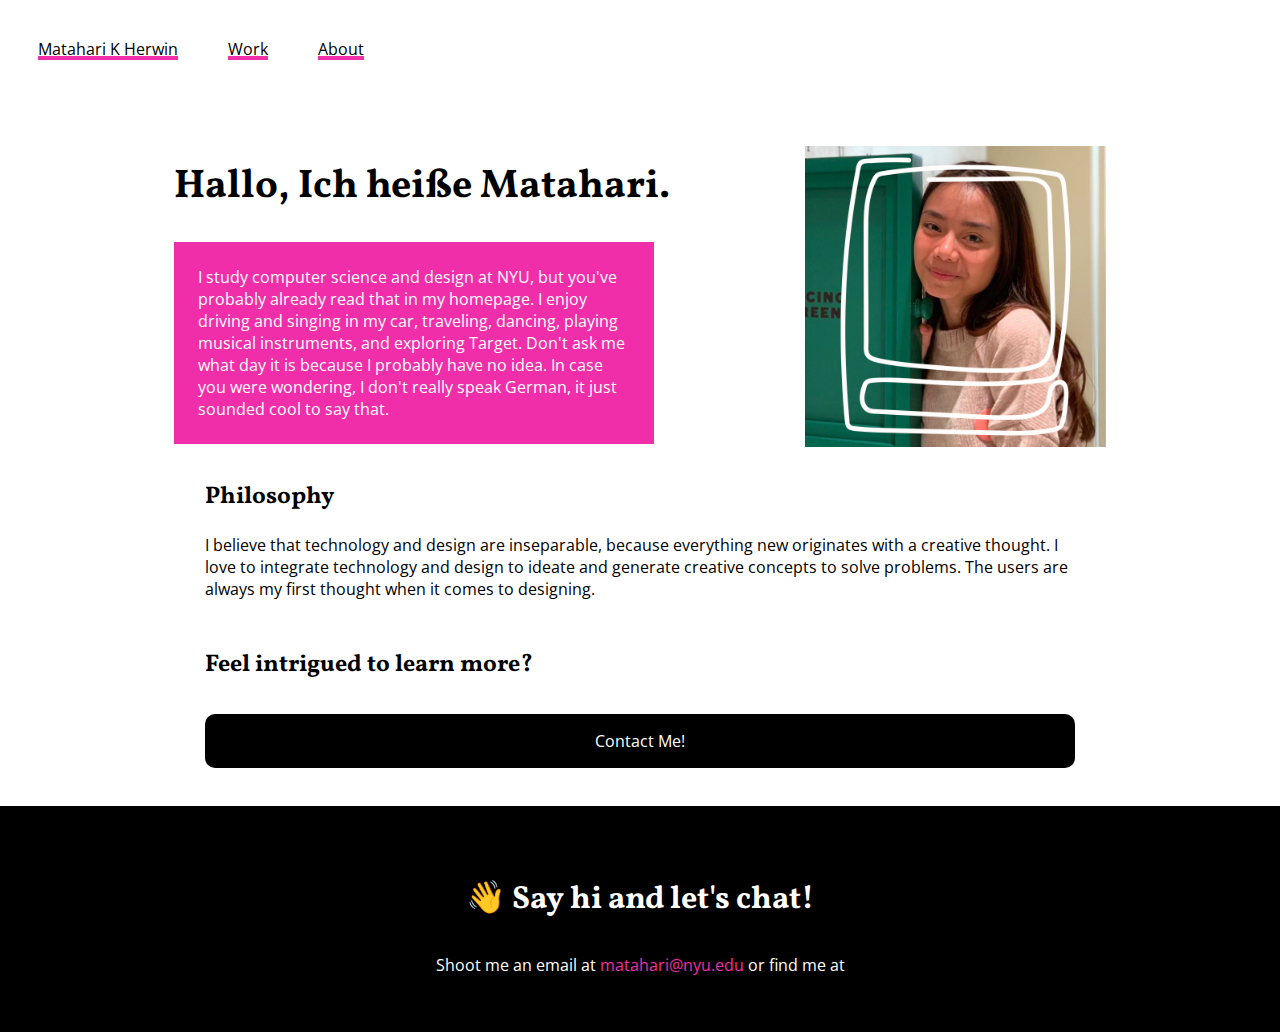
<file: about.html>
<!DOCTYPE html>
<html lang="en">
  <head>
    <meta charset="utf-8" />
    <link rel="icon" href="assets/favicon.ico" />
    <meta name="viewport" content="width=device-width, initial-scale=1" />
    <meta
      name="description"
      content="Matahari Kinanti Herwin's personal website"
    />
    <link rel="stylesheet" href="css/styles.css" />
    <title>Matahari Kinanti Herwin</title>
  </head>
  <body>
    <div class="whole">
      <div class="navi">
        <div><a href="index.html">Matahari K Herwin</a></div>
        <span class="p-r"></span>
        <a href="index.html#myBtnContainer">Work</a>
        <span class="p-r"></span>
        <a href="about.html">About</a>
      </div>

      <div class="about-head">
        <div class="about-left">
          <h1>Hallo, Ich heiße Matahari.</h1>
          <p class="p-about">
            I study computer science and design at NYU, but you've probably
            already read that in my homepage. I enjoy driving and singing in my
            car, traveling, dancing, playing musical instruments, and exploring
            Target. Don't ask me what day it is because I probably have no idea.
            In case you were wondering, I don't really speak German, it just
            sounded cool to say that.
          </p>
        </div>
        <img src="img/me.png" width="25%" />
      </div>

      <div class="about-content">
        <h2>Philosophy</h2>
        <p>
          I believe that technology and design are inseparable, because
          everything new originates with a creative thought. I love to integrate
          technology and design to ideate and generate creative concepts to
          solve problems. The users are always my first thought when it comes to
          designing.
        </p>
        <div class="contact-button-group">
          <h4>Feel intrigued to learn more?</h4>
          <button class="contact-button">Contact Me!</button>
        </div>
      </div>
    </div>

    <footer>
      <h3>👋 Say hi and let's chat!</h3>
      <p>
        Shoot me an email at
        <a href="mailto:matahari@nyu.edu" class="email">matahari@nyu.edu</a> or
        find me at
      </p>
      <a href="https://www.linkedin.com/in/matahari" target="_blank"
        ><i class="fab fa-linkedin-in"></i
      ></a>
    </footer>
  </body>
</html>
</file>
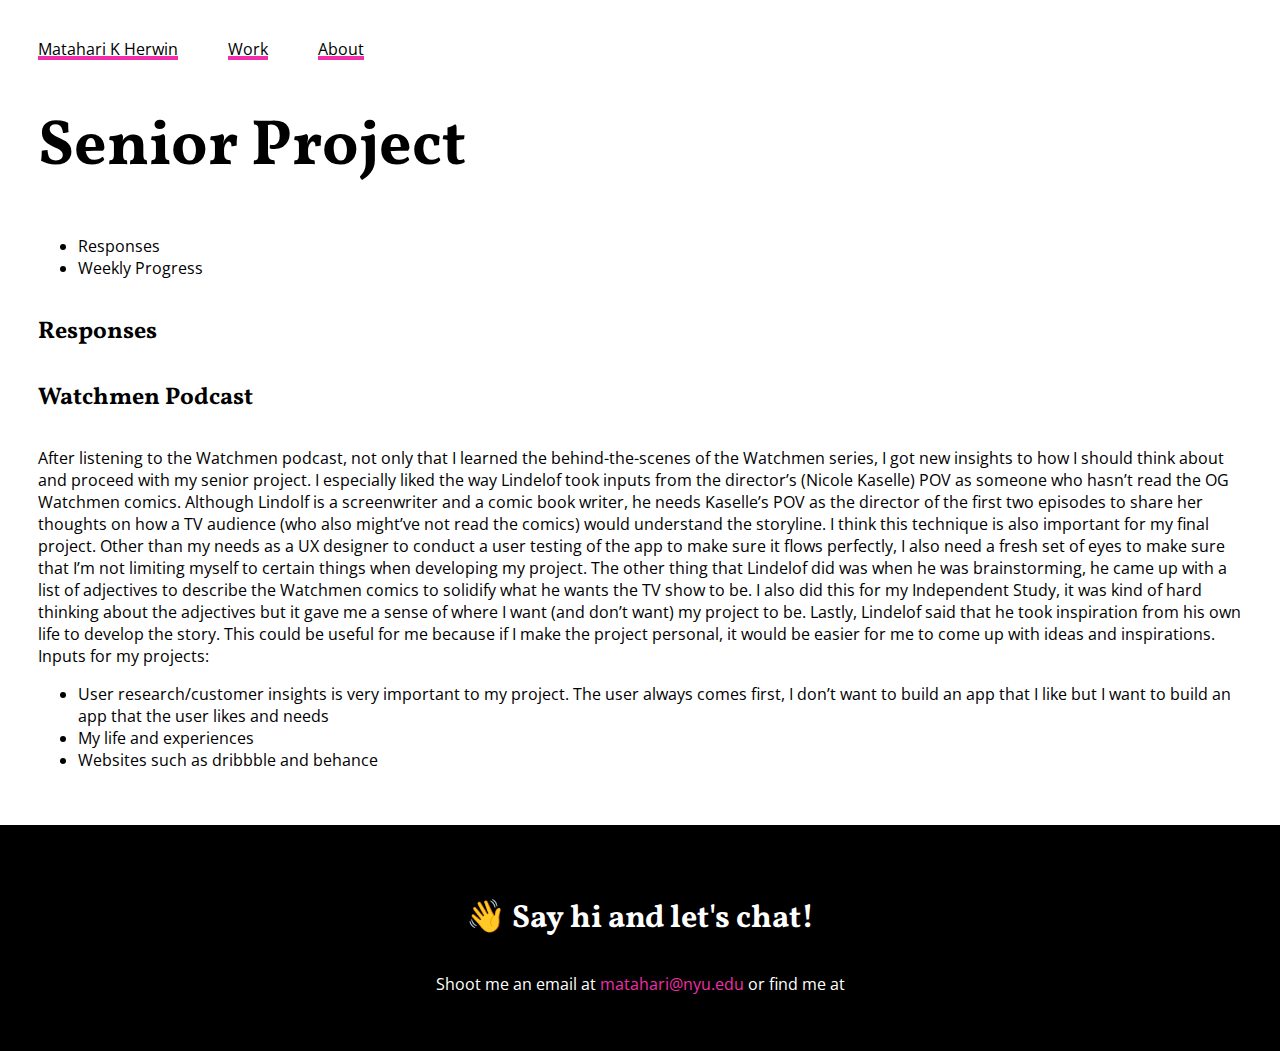
<file: projects/senior-project.html>
<!DOCTYPE html>
<html lang="en">
  <head>
    <meta charset="utf-8" />
    <link rel="icon" href="assets/favicon.ico" />
    <meta name="viewport" content="width=device-width, initial-scale=1" />
    <meta
      name="description"
      content="Matahari Kinanti Herwin's personal website"
    />
    <link rel="stylesheet" href="../css/styles.css" />
    <title>Matahari Kinanti Herwin</title>
  </head>
  <body>
    <div class="whole">
      <div class="navi">
        <div><a href="/">Matahari K Herwin</a></div>
        <span class="p-r"></span>
        <a href="/index#work">Work</a>
        <span class="p-r"></span>
        <a href="/about">About</a>
      </div>

      <div class="project-content">
        <h1 class="project-title">Senior Project</h1>
        <ul>
          <li><a href="#responses">Responses</a></li>
          <li>Weekly Progress</li>
        </ul>
        <div class="project-overview">
          <!-- <div class="project-left">
              <h5>ROLES</h5>
              <p>
                User Experience Designer
                <br>
                Full Stack Developer
              </p>
              <h5>TIMELINE</h5>
              <p>
                January to May 2020
              </p>
              <h5>TOOLS</h5>
              <p>
                Figma (Prototyping), VS Code (Development)
              </p>
              <h5>LANGUAGE</h5>
              <p>
                JavaScript (React.js and Node.js)
              </p>
            </div>
            <div class="project-right">
              <img src="https://via.placeholder.com/800x390" />
            </div>
          </div> -->
          <div id="responses">
            <h2>Responses</h2>
            <h4>Watchmen Podcast</h4>
            <p>
              After listening to the Watchmen podcast, not only that I learned
              the behind-the-scenes of the Watchmen series, I got new insights
              to how I should think about and proceed with my senior project. I
              especially liked the way Lindelof took inputs from the director’s
              (Nicole Kaselle) POV as someone who hasn’t read the OG Watchmen
              comics. Although Lindolf is a screenwriter and a comic book
              writer, he needs Kaselle’s POV as the director of the first two
              episodes to share her thoughts on how a TV audience (who also
              might’ve not read the comics) would understand the storyline. I
              think this technique is also important for my final project. Other
              than my needs as a UX designer to conduct a user testing of the
              app to make sure it flows perfectly, I also need a fresh set of
              eyes to make sure that I’m not limiting myself to certain things
              when developing my project. The other thing that Lindelof did was
              when he was brainstorming, he came up with a list of adjectives to
              describe the Watchmen comics to solidify what he wants the TV show
              to be. I also did this for my Independent Study, it was kind of
              hard thinking about the adjectives but it gave me a sense of where
              I want (and don’t want) my project to be. Lastly, Lindelof said
              that he took inspiration from his own life to develop the story.
              This could be useful for me because if I make the project
              personal, it would be easier for me to come up with ideas and
              inspirations. 
              <br>
              Inputs for my projects: 
              <ul>
                <li>User research/customer
                    insights is very important to my project. The user always comes
                    first, I don’t want to build an app that I like but I want to
                    build an app that the user likes and needs</li>
                <li>My life and experiences</li>
                <li>Websites such as dribbble and behance</li>
                    
              </ul>
            </p>
          </div>
        </div>
      </div>
    </div>

    <footer>
      <h3>👋 Say hi and let's chat!</h3>
      <p>
        Shoot me an email at
        <a href="mailto:matahari@nyu.edu" class="email">matahari@nyu.edu</a> or
        find me at
      </p>
      <a href="https://www.linkedin.com/in/matahari" target="_blank"
        ><i class="fab fa-linkedin-in"></i
      ></a>
    </footer>
  </body>
</html>
</file>
<file: css/styles.css>
@import url("https://fonts.googleapis.com/css2?family=Open+Sans&family=Vollkorn:wght@400;600&display=swap");

:root {
  --mainColor: rgba(240, 46, 170, 1.8);
}

* {
  font-family: "Open Sans", sans-serif;
  box-sizing: border-box;
}

body {
  margin: 0;
}

a {
  color: black;
}

.whole {
  padding: 3%;
}

.navi {
  display: flex;
  flex-direction: row;
}

.whole .navi .p-r {
  padding-right: 50px;
}

.navi a {
  background: linear-gradient(
    to bottom,
    var(--mainColor) 0%,
    var(--mainColor) 100%
  );
  background-position: 0 100%;
  background-repeat: repeat-x;
  background-size: 4px 4px;
  color: #000;
  text-decoration: none;
  transition: background-size 0.2s;
}

.navi a:hover {
  background-size: 4px 50px;
  color: white;
  cursor: pointer;
}

h1,
h2,
h3,
h4,
h5,
h6 {
  font-family: "Vollkorn", serif;
}

h1 {
  font-size: 2.5em;
}

h3 {
  font-size: 2em;
}

h4 {
  font-size: 1.5em;
}

hr {
  width: 10%;
  margin: 0px;
  border: solid 1px black;
}

.hero-text {
  font-size: 2em;
}

a {
  text-decoration: none;
}

.hero {
  padding: 23vh 0 15vh 0;
}

.hero-links {
  color: black;
  font-weight: bolder;
}

.hero-links:hover {
  color: var(--mainColor);
}

.tag {
  font-size: small;
  text-transform: uppercase;
  text-align: center;
}

.email {
  color: var(--mainColor);
}

footer {
  padding: 40px 50px 40px 50px;
  background-color: black;
  color: white;
  text-align: center;
}

.fa-linkedin-in {
  font-size: 1.5em;
  color: white;
}

.fa-linkedin-in:hover {
  font-size: 1.5em;
  color: var(--mainColor);
}

/* FILTERING */

/* Center website */
.main {
  max-width: 1000px;
  margin: auto;
}

.row {
  margin: 8px -16px;
}

/* Add padding BETWEEN each column (if you want) */
.row,
.row > .column {
  padding: 8px;
}

/* Create two equal columns that floats next to each other */
.column {
  float: left;
  width: 50%;
  display: none; /* Hide columns by default */
}

/* Clear floats after rows */
.row:after {
  content: "";
  display: table;
  clear: both;
}

/* Content */
.content {
  border-radius: 1.2em;
  padding: 10px;
  border: 4px solid transparent;
}

.content:hover {
  border: 4px solid var(--mainColor);
}

/* The "show" class is added to the filtered elements */
.show {
  display: block;
}

.btn {
  border: none;
  outline: none;
  padding: 12px 16px;
  background-color: white;
  cursor: pointer;
  font-size: 1em;
}

.btn:hover {
  background-color: #ddd;
}

.btn.active {
  background-color: var(--mainColor);
  color: white;
}

.caption {
  text-align: center;
}

/* ABOUT PAGE */
.about-head {
  padding-top: 8vh;
  display: flex;
  flex-direction: row;
  justify-content: space-evenly;
  align-items: center;
}

.p-about {
  background-color: var(--mainColor);
  color: white;
  padding: 1.5em;
  max-width: 30em;
}

.about-content {
  padding: 0 13vw 0 13vw;
}

.contact-button-group {
  display: flex;
  flex-direction: column;
  justify-content: center;
}

.contact-button {
  background-color: black;
  font-size: 1em;
  color: white;
  border: none;
  border-radius: 10px;
  padding: 1em;
}

.contact-button:hover {
  background-color: var(--mainColor);
}

/* Projects */
.project-overview {
  display: flex;
}

.project-left {
  flex-grow: 2;
}

.project-title {
  font-size: 4em;
}
</file>
